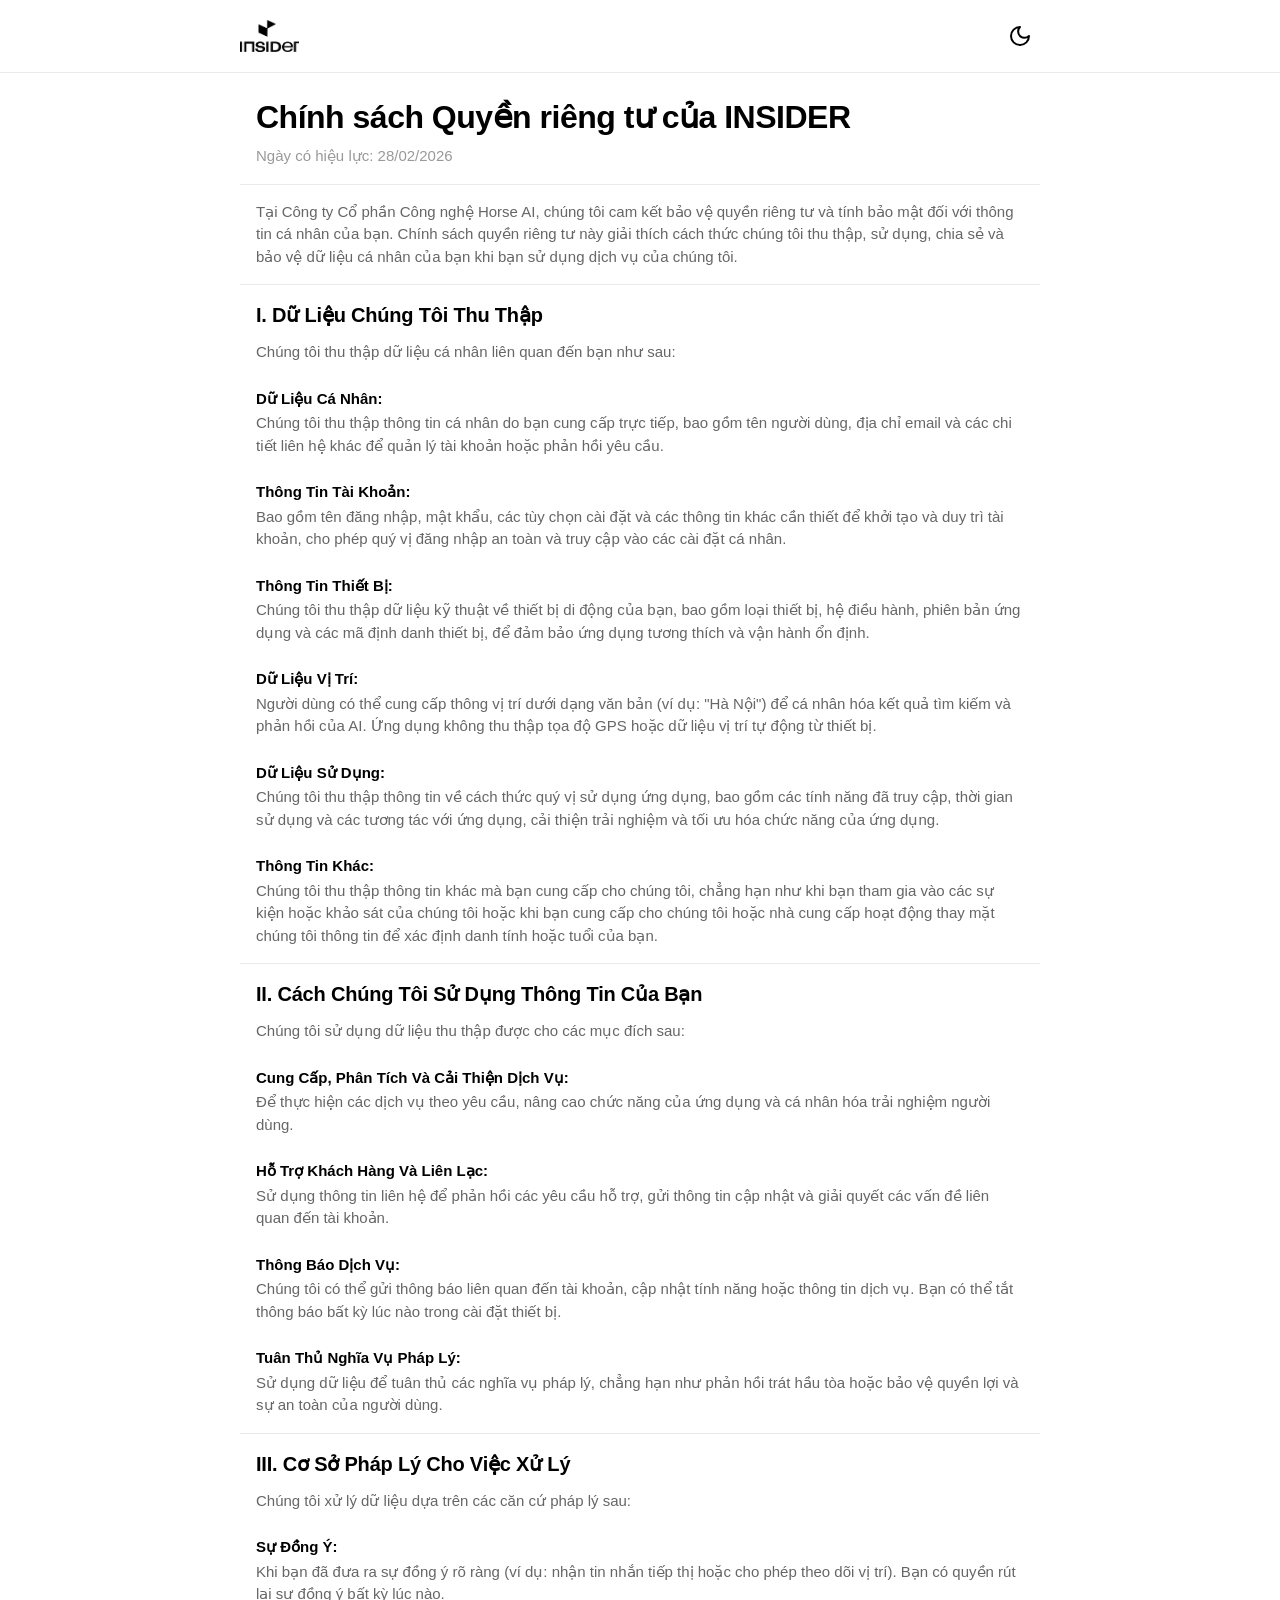
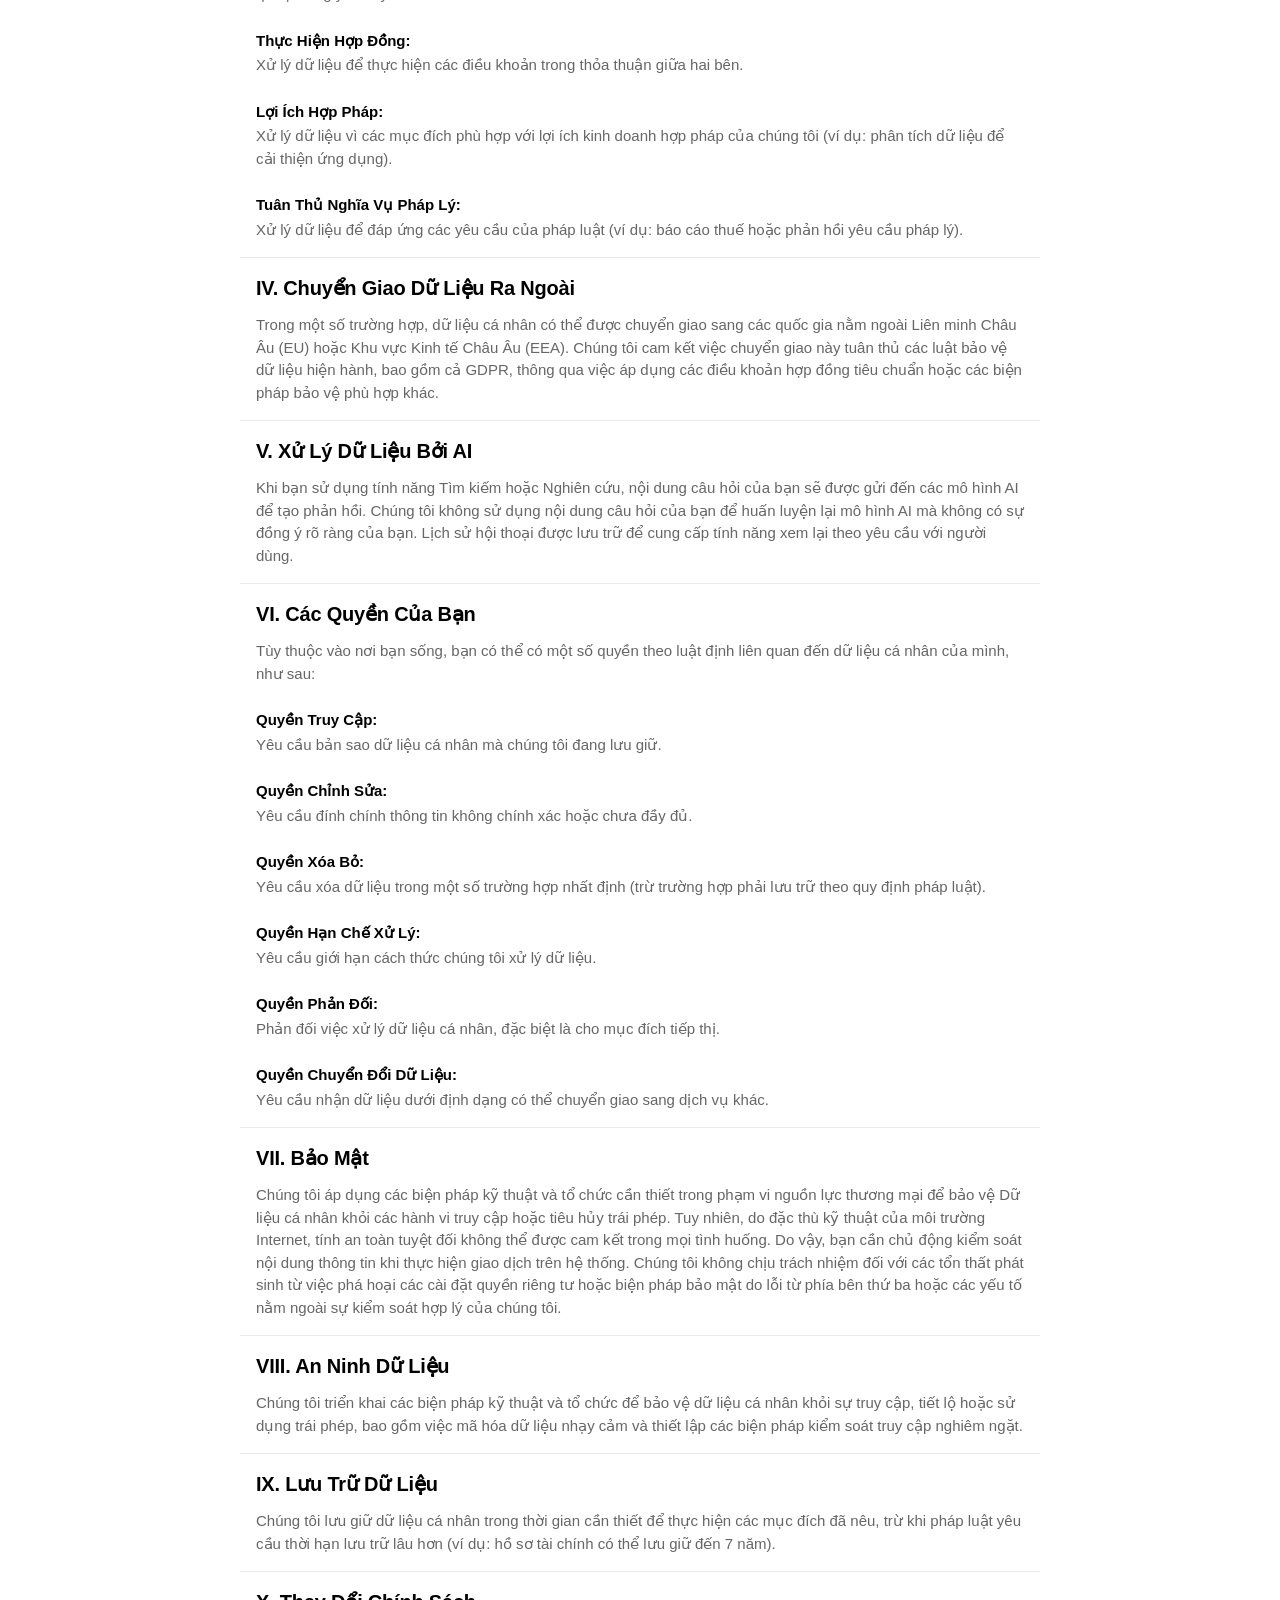
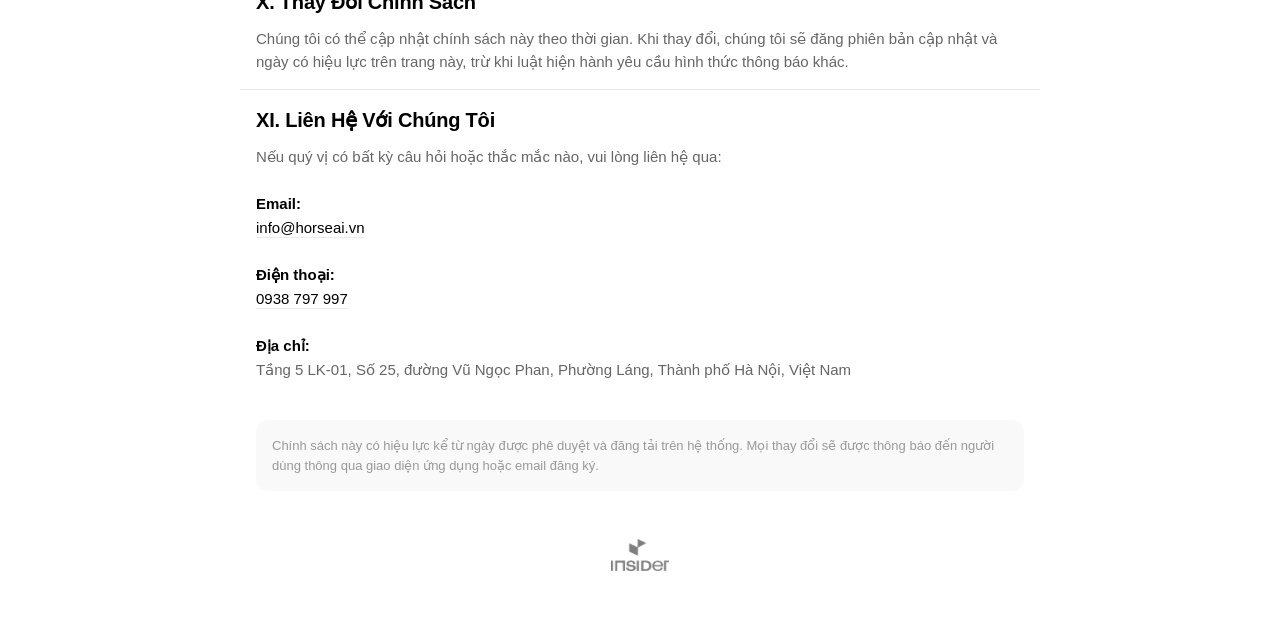
<file: privacy/index.html>
<!DOCTYPE html>
<html lang="vi" data-theme="dark">

<head>
    <meta charset="UTF-8">
    <meta name="viewport" content="width=device-width, initial-scale=1.0">
    <title>Chính sách Quyền riêng tư | INSIDER</title>
    <link rel="stylesheet" href="../styles.css">
    <link rel="preconnect" href="https://fonts.googleapis.com">
    <link rel="preconnect" href="https://fonts.gstatic.com" crossorigin>
    <!-- We will use inter/outfit as a fallback if SF Pro is not available, but primarily rely on system fonts to trigger SF Pro on Apple devices -->
</head>

<body>
    <div class="app-container">
        <!-- App Bar / Header -->
        <header class="app-bar">
            <div class="header-content">
                <div class="logo">
                    <!-- Theme-aware WORDMARK logos for the top bar -->
                    <img src="../images/light-ve.png" alt="INSIDER Logo" class="logo-img light-logo">
                    <img src="../images/dark-ve.png" alt="INSIDER Logo" class="logo-img dark-logo">
                </div>
                <button id="theme-toggle" class="icon-button" aria-label="Toggle theme">
                    <svg class="sun-icon" xmlns="http://www.w3.org/2000/svg" width="24" height="24" viewBox="0 0 24 24"
                        fill="none" stroke="currentColor" stroke-width="2" stroke-linecap="round"
                        stroke-linejoin="round">
                        <circle cx="12" cy="12" r="4" />
                        <path d="M12 2v2" />
                        <path d="M12 20v2" />
                        <path d="m4.93 4.93 1.41 1.41" />
                        <path d="m17.66 17.66 1.41 1.41" />
                        <path d="M2 12h2" />
                        <path d="M20 12h2" />
                        <path d="m6.34 17.66-1.41 1.41" />
                        <path d="m19.07 4.93-1.41 1.41" />
                    </svg>
                    <svg class="moon-icon" xmlns="http://www.w3.org/2000/svg" width="24" height="24" viewBox="0 0 24 24"
                        fill="none" stroke="currentColor" stroke-width="2" stroke-linecap="round"
                        stroke-linejoin="round">
                        <path d="M12 3a6 6 0 0 0 9 9 9 9 0 1 1-9-9Z" />
                    </svg>
                </button>
            </div>
        </header>

        <!-- Main Content Area -->
        <main class="content-wrapper">
            <div class="page-header">
                <h1 class="display-title">Chính sách Quyền riêng tư của INSIDER</h1>
                <p class="effective-date">Ngày có hiệu lực: 28/02/2026</p>
            </div>

            <div class="doc-body">
                <p class="intro-text">Tại Công ty Cổ phần Công nghệ Horse AI, chúng tôi cam kết bảo vệ quyền riêng tư và
                    tính bảo mật đối với thông tin cá nhân của bạn. Chính sách quyền riêng tư này giải thích cách thức
                    chúng tôi thu thập, sử dụng, chia sẻ và bảo vệ dữ liệu cá nhân của bạn khi bạn sử dụng dịch vụ của
                    chúng tôi.</p>

                <section class="doc-section" id="section-1">
                    <h2>I. Dữ Liệu Chúng Tôi Thu Thập</h2>
                    <p>Chúng tôi thu thập dữ liệu cá nhân liên quan đến bạn như sau:</p>
                    <ul class="styled-list">
                        <li>
                            <div class="list-content"><strong>Dữ Liệu Cá Nhân:</strong> Chúng tôi thu thập thông tin cá
                                nhân do bạn cung cấp trực tiếp, bao gồm tên người dùng, địa chỉ email và các chi tiết
                                liên hệ khác để quản lý tài khoản hoặc phản hồi yêu cầu.</div>
                        </li>
                        <li>
                            <div class="list-content"><strong>Thông Tin Tài Khoản:</strong> Bao gồm tên đăng nhập, mật
                                khẩu, các tùy chọn cài đặt và các thông tin khác cần thiết để khởi tạo và duy trì tài
                                khoản, cho phép quý vị đăng nhập an toàn và truy cập vào các cài đặt cá nhân.</div>
                        </li>
                        <li>
                            <div class="list-content"><strong>Thông Tin Thiết Bị:</strong> Chúng tôi thu thập dữ liệu kỹ
                                thuật về thiết bị di động của bạn, bao gồm loại thiết bị, hệ điều hành, phiên bản ứng
                                dụng và các mã định danh thiết bị, để đảm bảo ứng dụng tương thích và vận hành ổn định.
                            </div>
                        </li>
                        <li>
                            <div class="list-content"><strong>Dữ Liệu Vị Trí:</strong> Người dùng có thể cung cấp thông
                                vị trí dưới dạng văn bản (ví dụ: "Hà Nội") để cá nhân hóa kết quả tìm kiếm và phản hồi
                                của AI. Ứng dụng không thu thập tọa độ GPS hoặc dữ liệu vị trí tự động từ thiết bị.
                            </div>
                        </li>
                        <li>
                            <div class="list-content"><strong>Dữ Liệu Sử Dụng:</strong> Chúng tôi thu thập thông tin về
                                cách thức quý vị sử dụng ứng dụng, bao gồm các tính năng đã truy cập, thời gian sử dụng
                                và các tương tác với ứng dụng, cải thiện trải nghiệm và tối ưu hóa chức năng của ứng
                                dụng.</div>
                        </li>
                        <li>
                            <div class="list-content"><strong>Thông Tin Khác:</strong> Chúng tôi thu thập thông tin khác
                                mà bạn cung cấp cho chúng tôi, chẳng hạn như khi bạn tham gia vào các sự kiện hoặc khảo
                                sát của chúng tôi hoặc khi bạn cung cấp cho chúng tôi hoặc nhà cung cấp hoạt động thay
                                mặt chúng tôi thông tin để xác định danh tính hoặc tuổi của bạn.</div>
                        </li>
                    </ul>
                </section>

                <section class="doc-section" id="section-2">
                    <h2>II. Cách Chúng Tôi Sử Dụng Thông Tin Của Bạn</h2>
                    <p>Chúng tôi sử dụng dữ liệu thu thập được cho các mục đích sau:</p>
                    <ul class="styled-list">
                        <li>
                            <div class="list-content"><strong>Cung Cấp, Phân Tích Và Cải Thiện Dịch Vụ:</strong> Để thực
                                hiện các dịch vụ theo yêu cầu, nâng cao chức năng của ứng dụng và cá nhân hóa trải
                                nghiệm người dùng.</div>
                        </li>
                        <li>
                            <div class="list-content"><strong>Hỗ Trợ Khách Hàng Và Liên Lạc:</strong> Sử dụng thông tin
                                liên hệ để phản hồi các yêu cầu hỗ trợ, gửi thông tin cập nhật và giải quyết các vấn đề
                                liên quan đến tài khoản.</div>
                        </li>
                        <li>
                            <div class="list-content"><strong>Thông Báo Dịch Vụ:</strong> Chúng tôi có thể gửi thông báo
                                liên quan đến tài khoản, cập nhật tính năng hoặc thông tin dịch vụ. Bạn có thể tắt thông
                                báo bất kỳ lúc nào trong cài đặt thiết bị.</div>
                        </li>
                        <li>
                            <div class="list-content"><strong>Tuân Thủ Nghĩa Vụ Pháp Lý:</strong> Sử dụng dữ liệu để
                                tuân thủ các nghĩa vụ pháp lý, chẳng hạn như phản hồi trát hầu tòa hoặc bảo vệ quyền lợi
                                và sự an toàn của người dùng.</div>
                        </li>
                    </ul>
                </section>

                <section class="doc-section" id="section-3">
                    <h2>III. Cơ Sở Pháp Lý Cho Việc Xử Lý</h2>
                    <p>Chúng tôi xử lý dữ liệu dựa trên các căn cứ pháp lý sau:</p>
                    <ul class="styled-list">
                        <li>
                            <div class="list-content"><strong>Sự Đồng Ý:</strong> Khi bạn đã đưa ra sự đồng ý rõ ràng
                                (ví dụ: nhận tin nhắn tiếp thị hoặc cho phép theo dõi vị trí). Bạn có quyền rút lại sự
                                đồng ý bất kỳ lúc nào.</div>
                        </li>
                        <li>
                            <div class="list-content"><strong>Thực Hiện Hợp Đồng:</strong> Xử lý dữ liệu để thực hiện
                                các điều khoản trong thỏa thuận giữa hai bên.</div>
                        </li>
                        <li>
                            <div class="list-content"><strong>Lợi Ích Hợp Pháp:</strong> Xử lý dữ liệu vì các mục đích
                                phù hợp với lợi ích kinh doanh hợp pháp của chúng tôi (ví dụ: phân tích dữ liệu để cải
                                thiện ứng dụng).</div>
                        </li>
                        <li>
                            <div class="list-content"><strong>Tuân Thủ Nghĩa Vụ Pháp Lý:</strong> Xử lý dữ liệu để đáp
                                ứng các yêu cầu của pháp luật (ví dụ: báo cáo thuế hoặc phản hồi yêu cầu pháp lý).</div>
                        </li>
                    </ul>
                </section>

                <section class="doc-section" id="section-4">
                    <h2>IV. Chuyển Giao Dữ Liệu Ra Ngoài</h2>
                    <p>Trong một số trường hợp, dữ liệu cá nhân có thể được chuyển giao sang các quốc gia nằm ngoài Liên
                        minh Châu Âu (EU) hoặc Khu vực Kinh tế Châu Âu (EEA). Chúng tôi cam kết việc chuyển giao này
                        tuân thủ các luật bảo vệ dữ liệu hiện hành, bao gồm cả GDPR, thông qua việc áp dụng các điều
                        khoản hợp đồng tiêu chuẩn hoặc các biện pháp bảo vệ phù hợp khác.</p>
                </section>

                <section class="doc-section" id="section-5">
                    <h2>V. Xử Lý Dữ Liệu Bởi AI</h2>
                    <p>Khi bạn sử dụng tính năng Tìm kiếm hoặc Nghiên cứu, nội dung câu hỏi của bạn sẽ được gửi đến các
                        mô hình AI để tạo phản hồi. Chúng tôi không sử dụng nội dung câu hỏi của bạn để huấn luyện lại
                        mô hình AI mà không có sự đồng ý rõ ràng của bạn. Lịch sử hội thoại được lưu trữ để cung cấp
                        tính năng xem lại theo yêu cầu với người dùng.</p>
                </section>

                <section class="doc-section" id="section-6">
                    <h2>VI. Các Quyền Của Bạn</h2>
                    <p>Tùy thuộc vào nơi bạn sống, bạn có thể có một số quyền theo luật định liên quan đến dữ liệu cá
                        nhân của mình, như sau:</p>
                    <ul class="styled-list">
                        <li>
                            <div class="list-content"><strong>Quyền Truy Cập:</strong> Yêu cầu bản sao dữ liệu cá nhân
                                mà chúng tôi đang lưu giữ.</div>
                        </li>
                        <li>
                            <div class="list-content"><strong>Quyền Chỉnh Sửa:</strong> Yêu cầu đính chính thông tin
                                không chính xác hoặc chưa đầy đủ.</div>
                        </li>
                        <li>
                            <div class="list-content"><strong>Quyền Xóa Bỏ:</strong> Yêu cầu xóa dữ liệu trong một số
                                trường hợp nhất định (trừ trường hợp phải lưu trữ theo quy định pháp luật).</div>
                        </li>
                        <li>
                            <div class="list-content"><strong>Quyền Hạn Chế Xử Lý:</strong> Yêu cầu giới hạn cách thức
                                chúng tôi xử lý dữ liệu.</div>
                        </li>
                        <li>
                            <div class="list-content"><strong>Quyền Phản Đối:</strong> Phản đối việc xử lý dữ liệu cá
                                nhân, đặc biệt là cho mục đích tiếp thị.</div>
                        </li>
                        <li>
                            <div class="list-content"><strong>Quyền Chuyển Đổi Dữ Liệu:</strong> Yêu cầu nhận dữ liệu
                                dưới định dạng có thể chuyển giao sang dịch vụ khác.</div>
                        </li>
                    </ul>
                </section>

                <section class="doc-section" id="section-7">
                    <h2>VII. Bảo Mật</h2>
                    <p>Chúng tôi áp dụng các biện pháp kỹ thuật và tổ chức cần thiết trong phạm vi nguồn lực thương mại
                        để bảo vệ Dữ liệu cá nhân khỏi các hành vi truy cập hoặc tiêu hủy trái phép. Tuy nhiên, do đặc
                        thù kỹ thuật của môi trường Internet, tính an toàn tuyệt đối không thể được cam kết trong mọi
                        tình huống. Do vậy, bạn cần chủ động kiểm soát nội dung thông tin khi thực hiện giao dịch trên
                        hệ thống. Chúng tôi không chịu trách nhiệm đối với các tổn thất phát sinh từ việc phá hoại các
                        cài đặt quyền riêng tư hoặc biện pháp bảo mật do lỗi từ phía bên thứ ba hoặc các yếu tố nằm
                        ngoài sự kiểm soát hợp lý của chúng tôi.</p>
                </section>

                <section class="doc-section" id="section-8">
                    <h2>VIII. An Ninh Dữ Liệu</h2>
                    <p>Chúng tôi triển khai các biện pháp kỹ thuật và tổ chức để bảo vệ dữ liệu cá nhân khỏi sự truy
                        cập, tiết lộ hoặc sử dụng trái phép, bao gồm việc mã hóa dữ liệu nhạy cảm và thiết lập các biện
                        pháp kiểm soát truy cập nghiêm ngặt.</p>
                </section>

                <section class="doc-section" id="section-9">
                    <h2>IX. Lưu Trữ Dữ Liệu</h2>
                    <p>Chúng tôi lưu giữ dữ liệu cá nhân trong thời gian cần thiết để thực hiện các mục đích đã nêu, trừ
                        khi pháp luật yêu cầu thời hạn lưu trữ lâu hơn (ví dụ: hồ sơ tài chính có thể lưu giữ đến 7
                        năm).</p>
                </section>

                <section class="doc-section" id="section-10">
                    <h2>X. Thay Đổi Chính Sách</h2>
                    <p>Chúng tôi có thể cập nhật chính sách này theo thời gian. Khi thay đổi, chúng tôi sẽ đăng phiên
                        bản cập nhật và ngày có hiệu lực trên trang này, trừ khi luật hiện hành yêu cầu hình thức thông
                        báo khác.</p>
                </section>

                <section class="doc-section" id="section-11">
                    <h2>XI. Liên Hệ Với Chúng Tôi</h2>
                    <p>Nếu quý vị có bất kỳ câu hỏi hoặc thắc mắc nào, vui lòng liên hệ qua:</p>
                    <ul class="styled-list">
                        <li>
                            <div class="list-content"><strong>Email:</strong> <a href="mailto:info@horseai.vn"
                                    class="accent-link">info@horseai.vn</a></div>
                        </li>
                        <li>
                            <div class="list-content"><strong>Điện thoại:</strong> <a href="tel:0938797997"
                                    class="accent-link">0938 797 997</a></div>
                        </li>
                        <li>
                            <div class="list-content"><strong>Địa chỉ:</strong> Tầng 5 LK-01, Số 25, đường Vũ Ngọc Phan,
                                Phường Láng, Thành phố Hà Nội, Việt Nam</div>
                        </li>
                    </ul>
                    <br>
                    <div class="footer-note">
                        <p>Chính sách này có hiệu lực kể từ ngày được phê duyệt và đăng tải trên hệ thống. Mọi thay đổi
                            sẽ được thông báo đến người dùng thông qua giao diện ứng dụng hoặc email đăng ký.</p>
                    </div>
                </section>

            </div>

            <div class="bottom-branding">
                <img src="../images/light-ve.png" alt="INSIDER Logo" class="logo-img-small light-logo">
                <img src="../images/dark-ve.png" alt="INSIDER Logo" class="logo-img-small dark-logo">
            </div>
        </main>
    </div>
    <script src="../script.js"></script>
</body>

</html>
</file>
<file: styles.css>
/* 
 * App Design System Tokens 
 * Refined based on app screenshots: extremely clean, high contrast, monochrome, flat.
 */

:root {
    /* Base Typography configuration for Apple/System default to hit SF Pro */
    --font-family-base: -apple-system, BlinkMacSystemFont, "SF Pro Display", "Segoe UI", Roboto, Helvetica, Arial, sans-serif, "Apple Color Emoji", "Segoe UI Emoji", "Segoe UI Symbol";

    /* Fluid typography scales based on 4px grid */
    --text-display: clamp(24px, 5vw, 32px);
    --text-heading: clamp(16px, 3vw, 20px);
    --text-body: clamp(14px, 2vw, 15px);

    /* Spacing (4px grid system) */
    --space-1: 4px;
    --space-2: 8px;
    --space-3: 12px;
    --space-4: 16px;
    --space-5: 20px;
    --space-6: 24px;
    --space-8: 32px;
    --space-10: 40px;
    --space-12: 48px;
    --space-16: 64px;

    /* Transitions */
    --transition-fast: 0.15s cubic-bezier(0.4, 0, 0.2, 1);
    --transition-normal: 0.3s cubic-bezier(0.4, 0, 0.2, 1);
}

/* Dark Mode Tokens (Pitch black vibe) */
[data-theme="dark"] {
    --bg-root: #000000;
    --bg-elevated: #111111;
    --bg-hover: #1A1A1A;

    --text-primary: #FFFFFF;
    --text-secondary: #BBBBBB;
    --text-tertiary: #888888;

    --border-color: #222222;
    --border-subtle: #181818;

    color-scheme: dark;
}

/* Light Mode Tokens (Pure white vibe) */
[data-theme="light"] {
    --bg-root: #FFFFFF;
    --bg-elevated: #F9F9F9;
    --bg-hover: #F0F0F0;

    --text-primary: #000000;
    --text-secondary: #666666;
    --text-tertiary: #999999;

    --border-color: #EAEAEA;
    --border-subtle: #F4F4F4;

    color-scheme: light;
}

/* Reset & Base Styles */
* {
    margin: 0;
    padding: 0;
    box-sizing: border-box;
    -webkit-font-smoothing: antialiased;
    -moz-osx-font-smoothing: grayscale;
}

body {
    font-family: var(--font-family-base);
    background-color: var(--bg-root);
    color: var(--text-primary);
    line-height: 1.5;
    font-size: var(--text-body);
    font-weight: 400;
    letter-spacing: 0;
    transition: background-color var(--transition-normal), color var(--transition-normal);
    overflow-x: hidden;
    min-height: 100vh;
}

.app-container {
    display: flex;
    flex-direction: column;
    min-height: 100vh;
}

/* App Bar / Header exactly like the app: minimal, centered logo or left aligned */
.app-bar {
    position: sticky;
    top: 0;
    z-index: 100;
    background-color: rgba(var(--bg-root-rgb), 0.95);
    /* We need RGB format for strict backdrop alpha if we want it, but fallback to root */
    backdrop-filter: blur(20px);
    -webkit-backdrop-filter: blur(20px);
    transition: background-color var(--transition-normal), border-color var(--transition-normal);
    padding: var(--space-3) var(--space-4);
    /* Tight padding as seen in app headings */
}

[data-theme="dark"] .app-bar {
    background-color: rgba(0, 0, 0, 0.85);
    border-bottom: 0.5px solid var(--border-color);
    /* App screens show subtle separators */
}

[data-theme="light"] .app-bar {
    background-color: rgba(255, 255, 255, 0.85);
    border-bottom: 0.5px solid var(--border-color);
}

.header-content {
    max-width: 800px;
    margin: 0 auto;
    display: flex;
    justify-content: space-between;
    align-items: center;
    height: 48px;
}

.logo {
    display: flex;
    align-items: center;
}

.logo-img {
    height: 32px;
    /* Increased from 24px */
    width: auto;
    display: block;
}

.logo-img-small {
    height: 32px;
    /* Increased from 16px */
    opacity: 0.5;
    transition: opacity var(--transition-fast);
}

.logo-img-small:hover {
    opacity: 1;
}

/* Theme Toggle SVG Logic for Images */
[data-theme="dark"] .light-logo {
    display: none;
}

[data-theme="light"] .dark-logo {
    display: none;
}

[data-theme="dark"] .moon-icon {
    display: none;
}

[data-theme="light"] .sun-icon {
    display: none;
}

/* Icon Buttons */
.icon-button {
    background: transparent;
    border: none;
    color: var(--text-primary);
    cursor: pointer;
    width: 40px;
    height: 40px;
    border-radius: 999px;
    display: flex;
    align-items: center;
    justify-content: center;
    transition: background-color var(--transition-fast), color var(--transition-fast), transform var(--transition-fast);
}

.icon-button:hover {
    background-color: var(--bg-hover);
}

.icon-button:active {
    transform: scale(0.95);
}

/* Main Content Wrapper - Edge to Edge */
.content-wrapper {
    flex: 1;
    width: 100%;
    max-width: 800px;
    margin: 0 auto;
    padding: 0;
    /* Remove padding here to allow edge-to-edge list items */
    padding-bottom: var(--space-16);
    display: flex;
    flex-direction: column;
}

.page-header {
    padding: var(--space-6) var(--space-4) var(--space-4);
    border-bottom: 0.5px solid var(--border-color);
}

.display-title {
    font-size: var(--text-display);
    font-weight: 700;
    letter-spacing: -0.5px;
    line-height: 1.25;
    margin-bottom: var(--space-2);
    color: var(--text-primary);
}

.effective-date {
    font-size: var(--text-body);
    font-weight: 400;
    color: var(--text-tertiary);
}

/* Text Content - Padding only on content elements to feel flat */
.doc-body {
    display: flex;
    flex-direction: column;
}

.intro-text {
    padding: var(--space-4) var(--space-4);
    font-size: var(--text-body);
    color: var(--text-secondary);
    margin-bottom: 0;
    border-bottom: 0.5px solid var(--border-color);
}

/* Typography styles within the doc */
.doc-section {
    padding: var(--space-4) var(--space-4);
    border-bottom: 0.5px solid var(--border-color);
}

.doc-section:last-child {
    border-bottom: none;
}

.doc-section h2 {
    font-size: var(--text-heading);
    font-weight: 600;
    letter-spacing: -0.2px;
    line-height: 1.4;
    color: var(--text-primary);
    margin-bottom: var(--space-3);
    /* No blue pipe gradient, just pure text like the screenshots */
}

.doc-section p {
    color: var(--text-secondary);
    margin-bottom: var(--space-3);
    font-size: var(--text-body);
}

.doc-section p:last-child {
    margin-bottom: 0;
}

/* Styled Lists - Flat, similar to thread items in the app */
.styled-list {
    list-style: none;
    /* Removed the blue bullets */
    display: flex;
    flex-direction: column;
}

.styled-list li {
    padding: var(--space-3) 0;
}

.styled-list li:last-child {
    padding-bottom: 0;
}

.list-content {
    color: var(--text-secondary);
    font-size: var(--text-body);
    line-height: 1.5;
}

.list-content strong {
    color: var(--text-primary);
    font-weight: 600;
    display: block;
    /* Make titles distinct like message senders */
    margin-bottom: 2px;
}

/* Links */
.accent-link {
    color: var(--text-primary);
    text-decoration: underline;
    text-decoration-color: var(--border-color);
    text-underline-offset: 4px;
    font-weight: 500;
    transition: color var(--transition-fast), text-decoration-color var(--transition-fast);
}

.accent-link:hover {
    color: var(--text-secondary);
    text-decoration-color: var(--text-secondary);
}

.footer-note {
    margin-top: var(--space-4);
    padding: var(--space-4);
    background-color: var(--bg-elevated);
    border-radius: 12px;
    text-align: left;
}

.footer-note p {
    margin-bottom: 0;
    font-size: 13px;
    color: var(--text-tertiary);
}

.bottom-branding {
    display: flex;
    justify-content: center;
    padding-top: var(--space-8);
}
</file>
